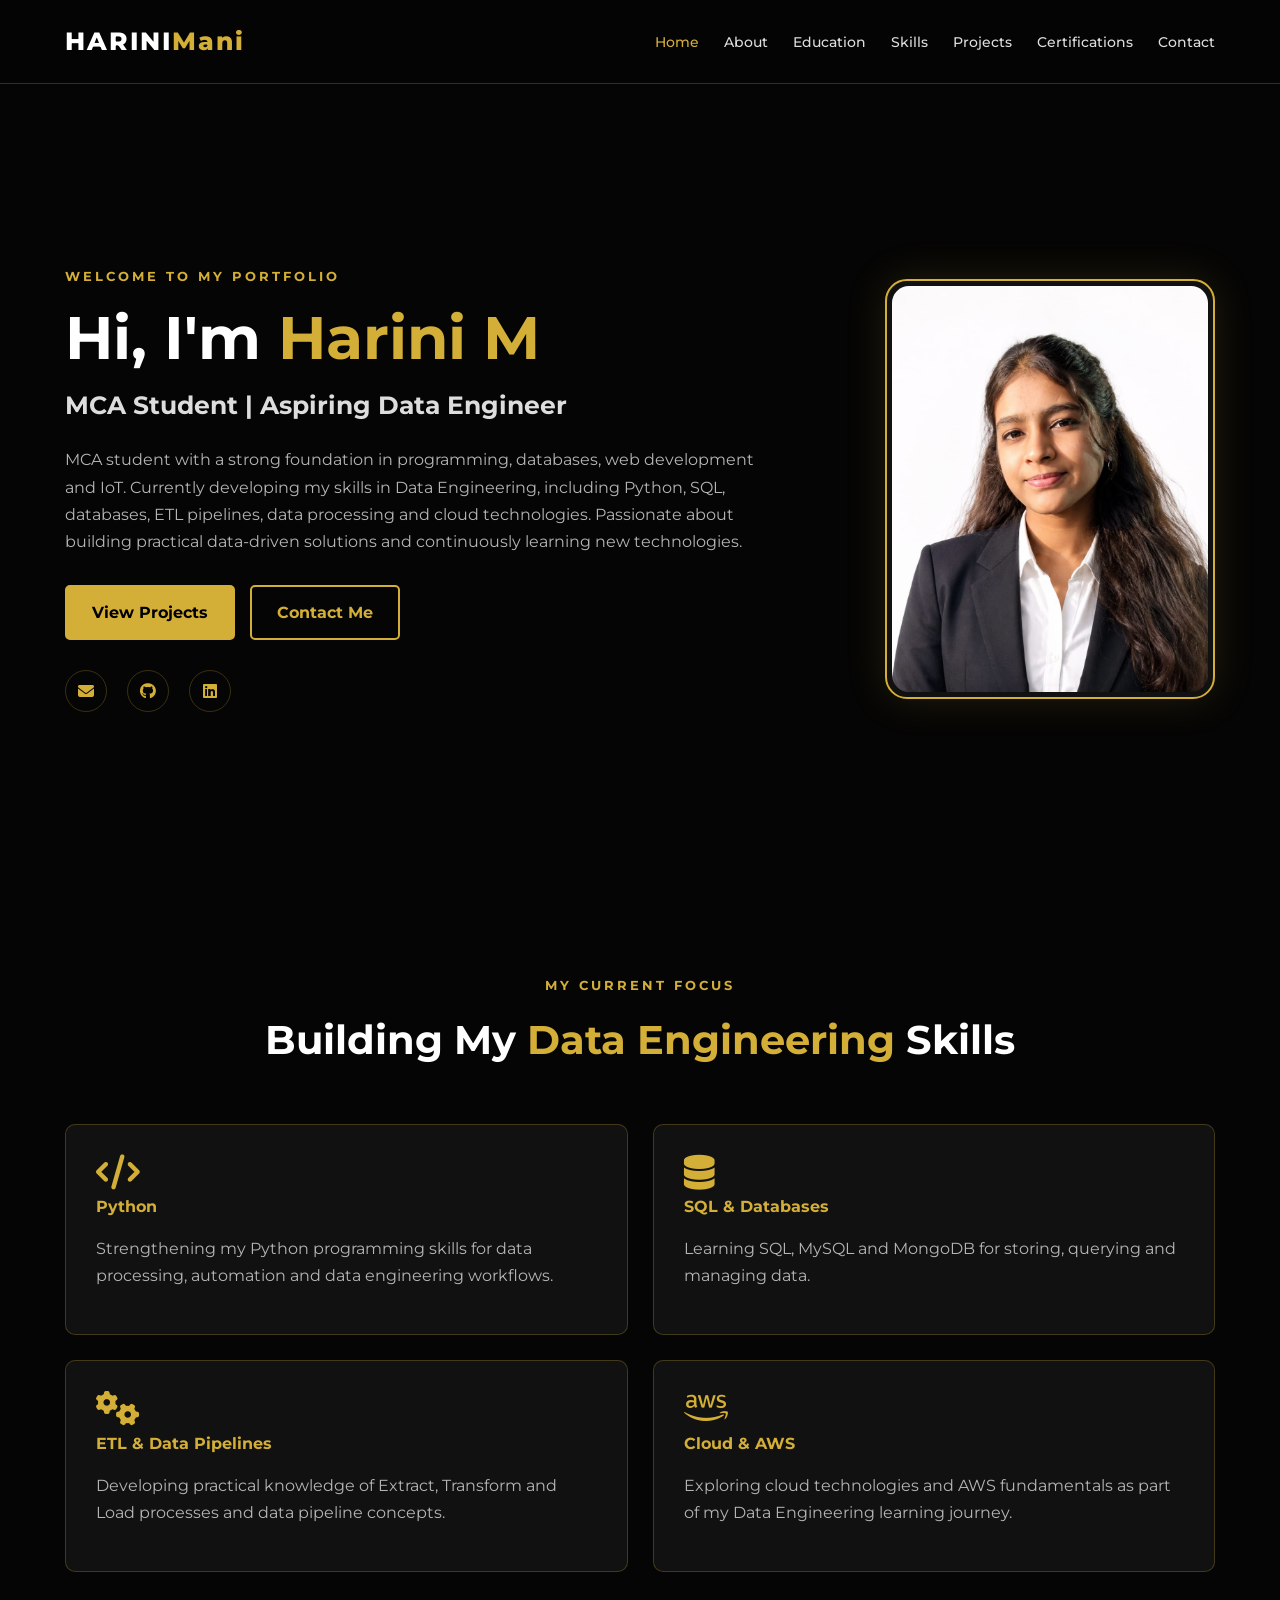
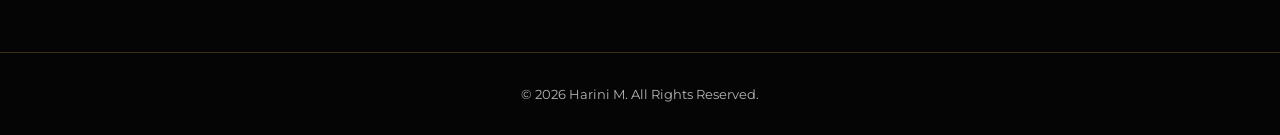
<file: index.html>
<!DOCTYPE html>
<html lang="en">
<head>
    <meta charset="UTF-8">
    <meta name="viewport" content="width=device-width, initial-scale=1.0">

    <title>Harini M | Aspiring Data Engineer</title>

    <!-- Font Awesome -->
    <link rel="stylesheet"
          href="https://cdnjs.cloudflare.com/ajax/libs/font-awesome/6.5.1/css/all.min.css">

    <!-- Google Font -->
    <link href="https://fonts.googleapis.com/css2?family=Montserrat:wght@400;500;600;700;800&display=swap"
          rel="stylesheet">

    <!-- CSS -->
    <link rel="stylesheet" href="style.css">
</head>

<body>

<!-- ================= NAVBAR ================= -->

<header>
    <nav class="navbar">

        <div class="logo">
            HARINI<span>Mani</span>
        </div>

        <ul class="nav-links" id="navLinks">

            <li>
                <a href="index.html" class="active">Home</a>
            </li>

            <li>
                <a href="about.html">About</a>
            </li>

            <li>
                <a href="education.html">Education</a>
            </li>

            <li>
                <a href="skills.html">Skills</a>
            </li>

            <li>
                <a href="projects.html">Projects</a>
            </li>

            <li>
                <a href="certifications.html">Certifications</a>
            </li>

            <li>
                <a href="contact.html">Contact</a>
            </li>

        </ul>

        <div class="menu-icon" id="menuIcon">
            <i class="fas fa-bars"></i>
        </div>

    </nav>
</header>


<!-- ================= HERO ================= -->

<section class="hero">

    <div class="hero-content">

        <p class="small-title">
            WELCOME TO MY PORTFOLIO
        </p>

        <h1>
            Hi, I'm <span>Harini M</span>
        </h1>

        <h2>
            MCA Student | Aspiring Data Engineer
        </h2>

        <p class="lead">
            MCA student with a strong foundation in programming,
            databases, web development and IoT. Currently developing
            my skills in Data Engineering, including Python, SQL,
            databases, ETL pipelines, data processing and cloud
            technologies. Passionate about building practical
            data-driven solutions and continuously learning new
            technologies.
        </p>

        <div class="hero-buttons">

            <a href="projects.html" class="btn">
                View Projects
            </a>

            <a href="contact.html" class="btn btn-outline">
                Contact Me
            </a>

        </div>

        <div class="social-links">

            <a href="mailto:mharini18122005@gmail.com">
                <i class="fas fa-envelope"></i>
            </a>

            <a href="https://github.com/mharini18122005-ux" target="_blank">
                <i class="fab fa-github"></i>
            </a>

            <a href="https://www.linkedin.com/in/harini-m-64b91b2a4/" target="_blank">
                <i class="fab fa-linkedin"></i>
            </a>

        </div>

    </div>


    <!-- PROFILE PHOTO -->

    <div class="hero-image">

        <div class="profile-photo">

            <img
                src="professional_photo1.jpeg"
                alt="Harini M - Professional Profile Photo"
            >

        </div>

    </div>

</section>


<!-- ================= CURRENT FOCUS ================= -->

<section class="section">

    <div class="section-title">

        <p>
            MY CURRENT FOCUS
        </p>

        <h2>
            Building My <span>Data Engineering</span> Skills
        </h2>

    </div>


    <div class="cards">

        <!-- Python -->

        <div class="card">

            <i class="goldicon fas fa-code"></i>

            <h3>
                Python
            </h3>

            <p>
                Strengthening my Python programming skills
                for data processing, automation and
                data engineering workflows.
            </p>

        </div>


        <!-- SQL -->

        <div class="card">

            <i class="goldicon fas fa-database"></i>

            <h3>
                SQL & Databases
            </h3>

            <p>
                Learning SQL, MySQL and MongoDB for
                storing, querying and managing data.
            </p>

        </div>


        <!-- ETL -->

        <div class="card">

            <i class="goldicon fas fa-gears"></i>

            <h3>
                ETL & Data Pipelines
            </h3>

            <p>
                Developing practical knowledge of
                Extract, Transform and Load processes
                and data pipeline concepts.
            </p>

        </div>


        <!-- AWS -->

        <div class="card">

            <i class="goldicon fab fa-aws"></i>

            <h3>
                Cloud & AWS
            </h3>

            <p>
                Exploring cloud technologies and AWS
                fundamentals as part of my Data Engineering
                learning journey.
            </p>

        </div>

    </div>

</section>


<!-- ================= FOOTER ================= -->

<footer>

    <p>
        © 2026 Harini M. All Rights Reserved.
    </p>

</footer>


<script src="script.js"></script>

</body>
</html>
</file>
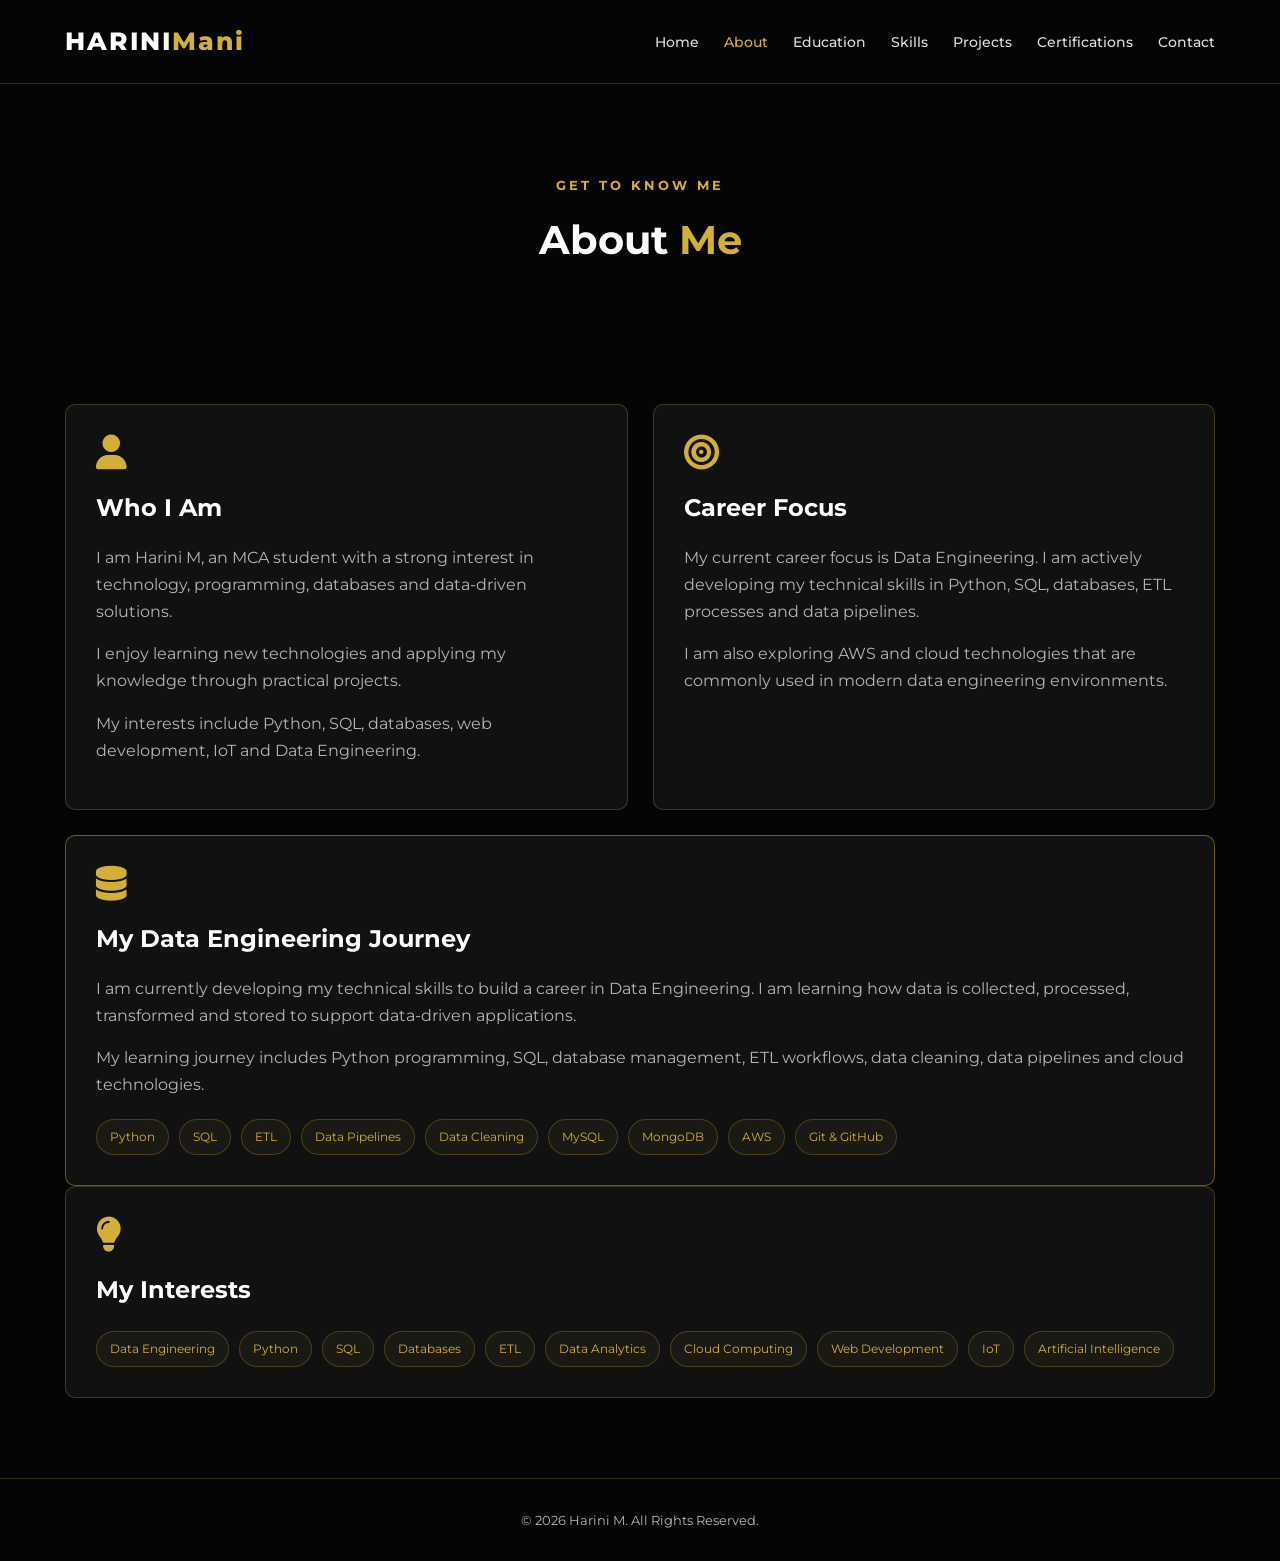
<file: about.html>
<!DOCTYPE html>
<html lang="en">

<head>

    <meta charset="UTF-8">
    <meta name="viewport" content="width=device-width, initial-scale=1.0">

    <title>About | Harini M</title>

    <link rel="stylesheet"
          href="https://cdnjs.cloudflare.com/ajax/libs/font-awesome/6.5.1/css/all.min.css">

    <link href="https://fonts.googleapis.com/css2?family=Montserrat:wght@400;500;600;700;800&display=swap"
          rel="stylesheet">

    <link rel="stylesheet" href="style.css">

</head>

<body>


<!-- ================= NAVBAR ================= -->

<header>

    <nav class="navbar">

        <div class="logo">
            HARINI<span>Mani</span>
        </div>

        <ul class="nav-links" id="navLinks">

            <li>
                <a href="index.html">Home</a>
            </li>

            <li>
                <a href="about.html" class="active">About</a>
            </li>

            <li>
                <a href="education.html">Education</a>
            </li>

            <li>
                <a href="skills.html">Skills</a>
            </li>

            <li>
                <a href="projects.html">Projects</a>
            </li>

            <li>
                <a href="certifications.html">Certifications</a>
            </li>

            <li>
                <a href="contact.html">Contact</a>
            </li>

        </ul>

        <div class="menu-icon" id="menuIcon">
            <i class="fas fa-bars"></i>
        </div>

    </nav>

</header>


<!-- ================= PAGE HEADER ================= -->

<section class="page-header">

    <p>
        GET TO KNOW ME
    </p>

    <h1>
        About <span>Me</span>
    </h1>

</section>


<!-- ================= ABOUT ================= -->

<section class="section">

    <div class="about-grid">


        <!-- WHO I AM -->

        <div class="card">

            <i class="goldicon fas fa-user"></i>

            <h2>
                Who I Am
            </h2>

            <p>
                I am Harini M, an MCA student with a strong
                interest in technology, programming, databases
                and data-driven solutions.
            </p>

            <p>
                I enjoy learning new technologies and applying
                my knowledge through practical projects.
            </p>

            <p>
                My interests include Python, SQL, databases,
                web development, IoT and Data Engineering.
            </p>

        </div>


        <!-- CAREER FOCUS -->

        <div class="card">

            <i class="goldicon fas fa-bullseye"></i>

            <h2>
                Career Focus
            </h2>

            <p>
                My current career focus is Data Engineering.
                I am actively developing my technical skills
                in Python, SQL, databases, ETL processes
                and data pipelines.
            </p>

            <p>
                I am also exploring AWS and cloud technologies
                that are commonly used in modern data
                engineering environments.
            </p>

        </div>

    </div>


    <!-- ================= DATA ENGINEERING ================= -->

    <div class="card data-focus">

        <i class="goldicon fas fa-database"></i>

        <h2>
            My Data Engineering Journey
        </h2>

        <p>
            I am currently developing my technical skills to
            build a career in Data Engineering. I am learning
            how data is collected, processed, transformed and
            stored to support data-driven applications.
        </p>

        <p>
            My learning journey includes Python programming,
            SQL, database management, ETL workflows,
            data cleaning, data pipelines and cloud
            technologies.
        </p>

        <div class="tags">

            <span>Python</span>
            <span>SQL</span>
            <span>ETL</span>
            <span>Data Pipelines</span>
            <span>Data Cleaning</span>
            <span>MySQL</span>
            <span>MongoDB</span>
            <span>AWS</span>
            <span>Git & GitHub</span>

        </div>

    </div>


    <!-- ================= INTERESTS ================= -->

    <div class="card">

        <i class="goldicon fas fa-lightbulb"></i>

        <h2>
            My Interests
        </h2>

        <div class="tags">

            <span>Data Engineering</span>
            <span>Python</span>
            <span>SQL</span>
            <span>Databases</span>
            <span>ETL</span>
            <span>Data Analytics</span>
            <span>Cloud Computing</span>
            <span>Web Development</span>
            <span>IoT</span>
            <span>Artificial Intelligence</span>

        </div>

    </div>

</section>


<footer>

    <p>
        © 2026 Harini M. All Rights Reserved.
    </p>

</footer>


<script src="script.js"></script>

</body>
</html>
</file>
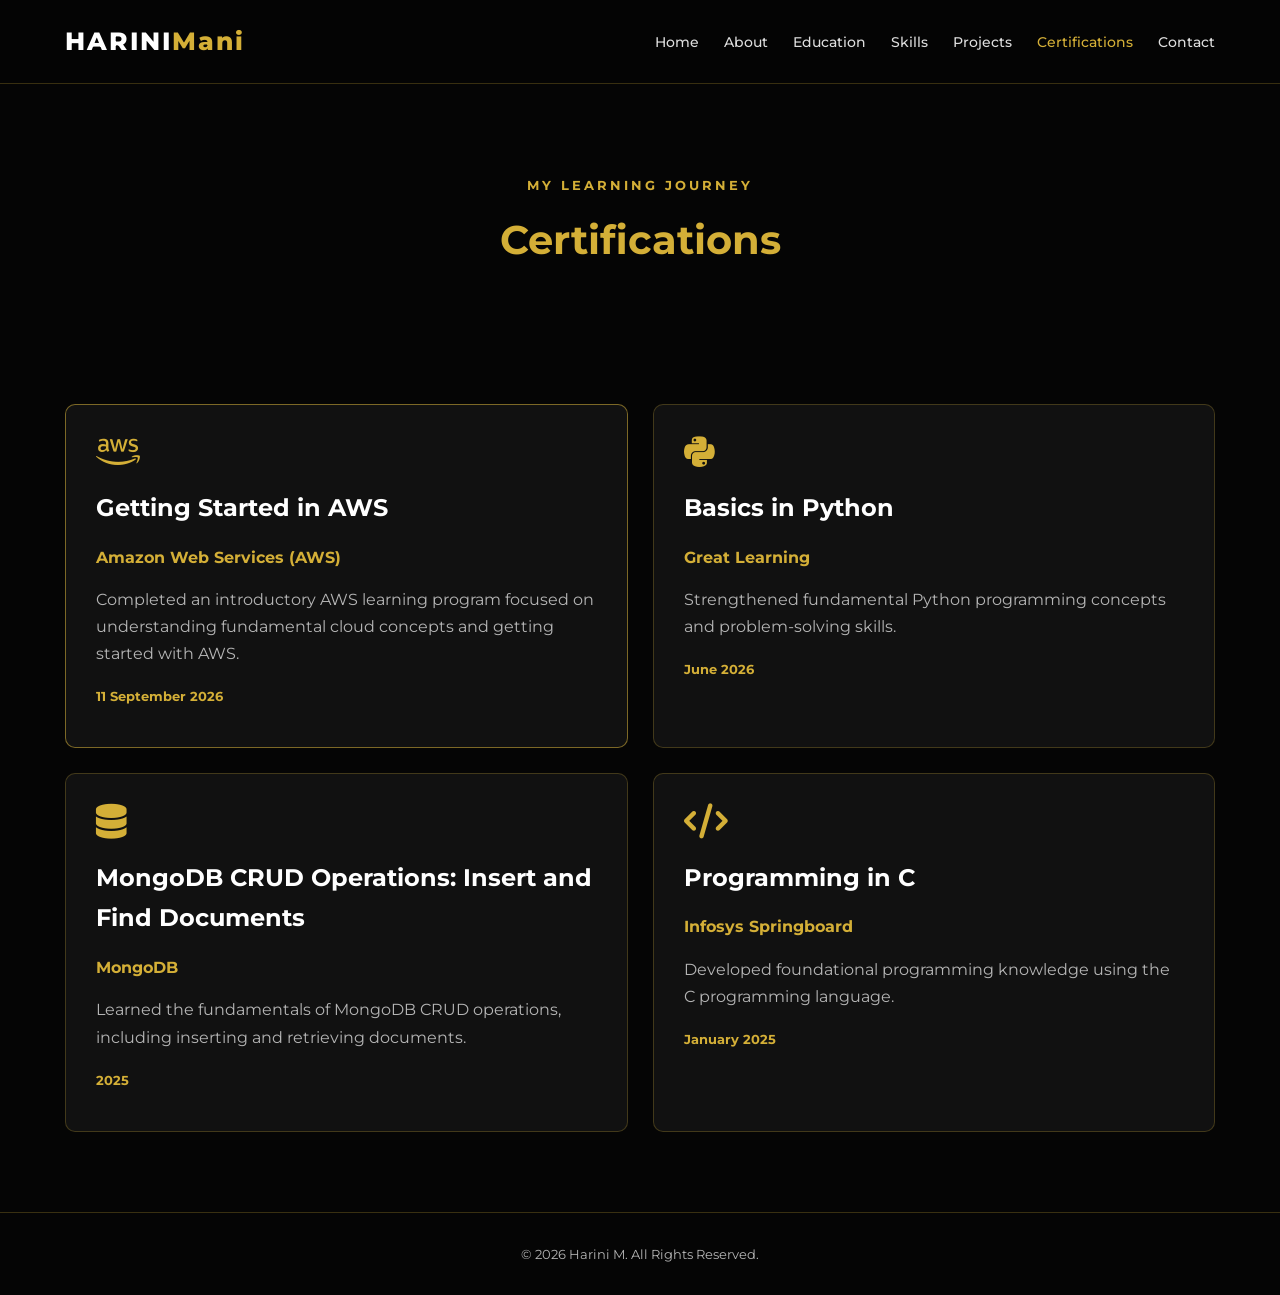
<file: certifications.html>
<!DOCTYPE html>
<html lang="en">

<head>

    <meta charset="UTF-8">
    <meta name="viewport" content="width=device-width, initial-scale=1.0">

    <title>Certifications | Harini M</title>

    <link rel="stylesheet"
          href="https://cdnjs.cloudflare.com/ajax/libs/font-awesome/6.5.1/css/all.min.css">

    <link href="https://fonts.googleapis.com/css2?family=Montserrat:wght@400;500;600;700;800&display=swap"
          rel="stylesheet">

    <link rel="stylesheet" href="style.css">

</head>

<body>


<header>

    <nav class="navbar">

        <div class="logo">
            HARINI<span>Mani</span>
        </div>

        <ul class="nav-links" id="navLinks">

            <li><a href="index.html">Home</a></li>

            <li><a href="about.html">About</a></li>

            <li><a href="education.html">Education</a></li>

            <li><a href="skills.html">Skills</a></li>

            <li><a href="projects.html">Projects</a></li>

            <li>
                <a href="certifications.html" class="active">
                    Certifications
                </a>
            </li>

            <li><a href="contact.html">Contact</a></li>

        </ul>

        <div class="menu-icon" id="menuIcon">
            <i class="fas fa-bars"></i>
        </div>

    </nav>

</header>


<section class="page-header">

    <p>
        MY LEARNING JOURNEY
    </p>

    <h1>
        <span>Certifications</span>
    </h1>

</section>


<section class="section">

    <div class="cards">


        <!-- AWS -->

        <div class="card certificate-card featured-certificate">

            <i class="goldicon fab fa-aws"></i>

            <h2>
                Getting Started in AWS
            </h2>

            <h3>
                Amazon Web Services (AWS)
            </h3>

            <p>
                Completed an introductory AWS learning program
                focused on understanding fundamental cloud
                concepts and getting started with AWS.
            </p>

            <span class="date">
                11 September 2026
            </span>

        </div>


        <!-- PYTHON -->

        <div class="card certificate-card">

            <i class="goldicon fab fa-python"></i>

            <h2>
                Basics in Python
            </h2>

            <h3>
                Great Learning
            </h3>

            <p>
                Strengthened fundamental Python programming
                concepts and problem-solving skills.
            </p>

            <span class="date">
                June 2026
            </span>

        </div>


        <!-- MONGODB -->

        <div class="card certificate-card">

            <i class="goldicon fas fa-database"></i>

            <h2>
                MongoDB CRUD Operations:
                Insert and Find Documents
            </h2>

            <h3>
                MongoDB
            </h3>

            <p>
                Learned the fundamentals of MongoDB CRUD
                operations, including inserting and retrieving
                documents.
            </p>

            <span class="date">
                2025
            </span>

        </div>


        <!-- C -->

        <div class="card certificate-card">

            <i class="goldicon fas fa-code"></i>

            <h2>
                Programming in C
            </h2>

            <h3>
                Infosys Springboard
            </h3>

            <p>
                Developed foundational programming knowledge
                using the C programming language.
            </p>

            <span class="date">
                January 2025
            </span>

        </div>


    </div>

</section>


<footer>

    <p>
        © 2026 Harini M. All Rights Reserved.
    </p>

</footer>


<script src="script.js"></script>

</body>
</html>
</file>
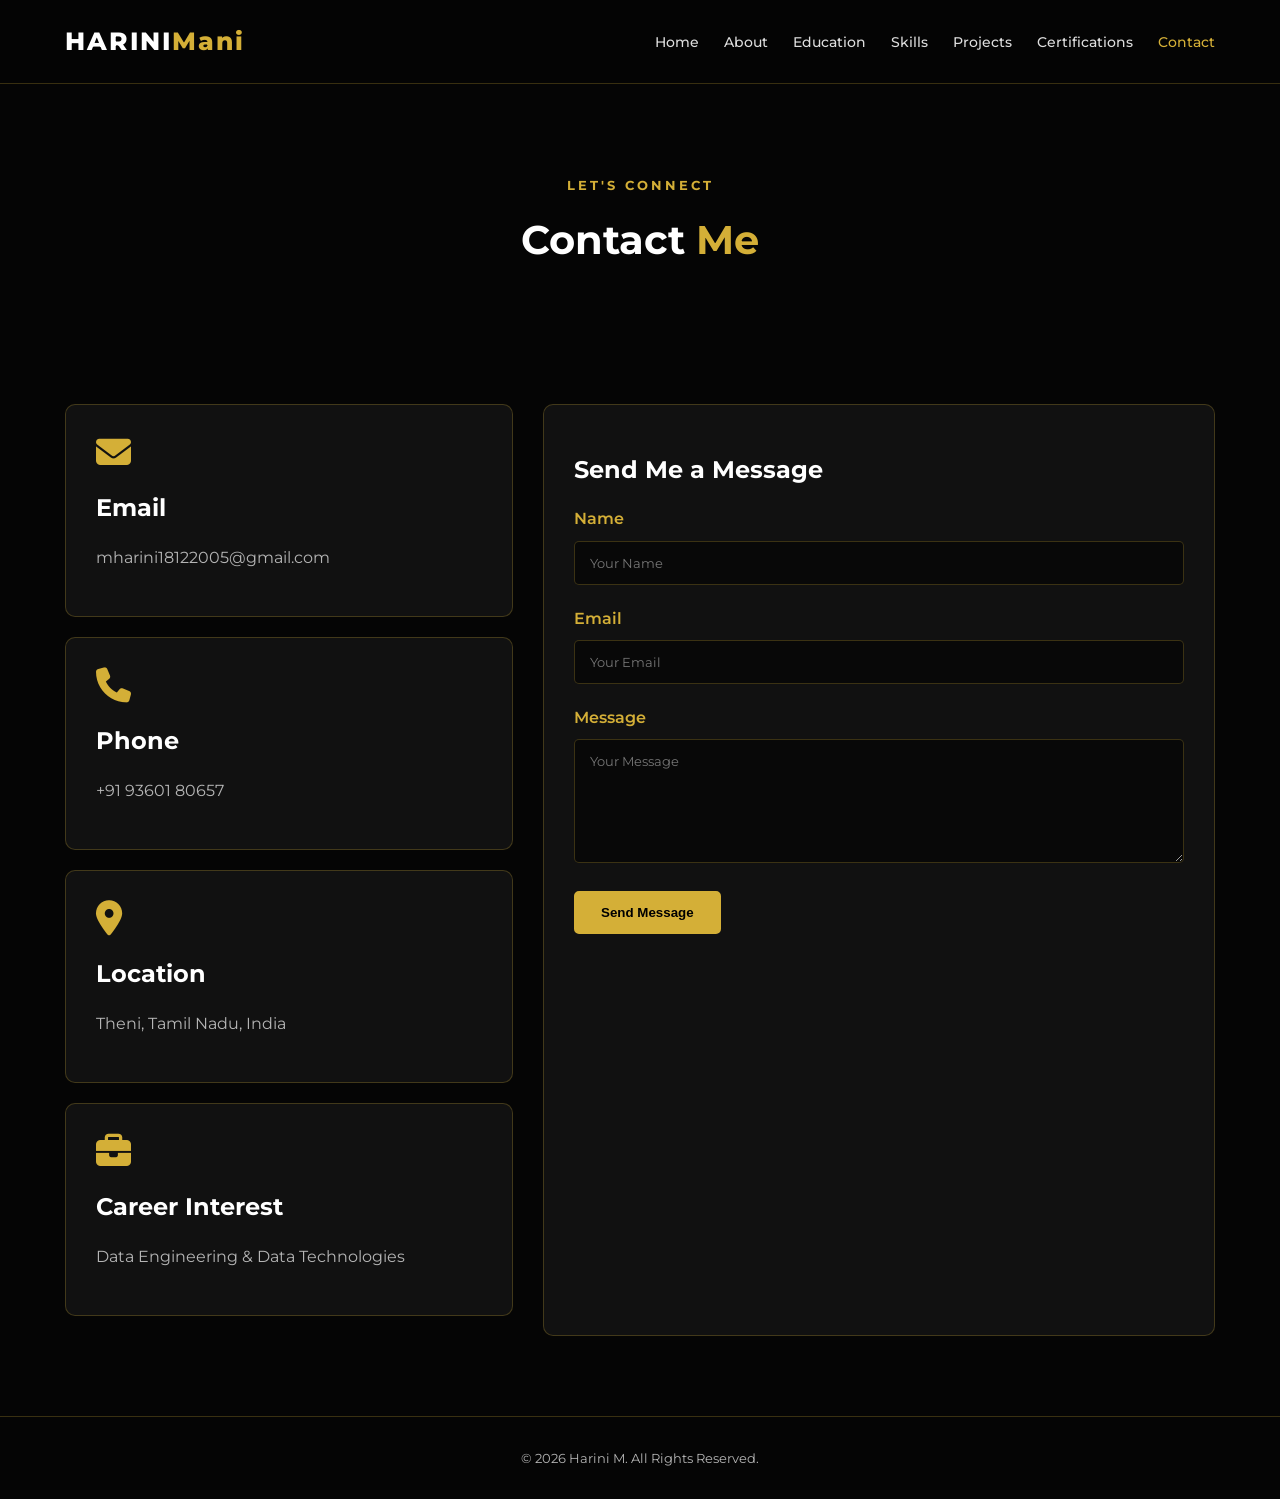
<file: contact.html>
<!DOCTYPE html>
<html lang="en">

<head>

    <meta charset="UTF-8">
    <meta name="viewport" content="width=device-width, initial-scale=1.0">

    <title>Contact | Harini M</title>

    <link rel="stylesheet"
          href="https://cdnjs.cloudflare.com/ajax/libs/font-awesome/6.5.1/css/all.min.css">

    <link href="https://fonts.googleapis.com/css2?family=Montserrat:wght@400;500;600;700;800&display=swap"
          rel="stylesheet">

    <link rel="stylesheet" href="style.css">

</head>

<body>


<header>

    <nav class="navbar">

        <div class="logo">
            HARINI<span>Mani</span>
        </div>

        <ul class="nav-links" id="navLinks">

            <li><a href="index.html">Home</a></li>

            <li><a href="about.html">About</a></li>

            <li><a href="education.html">Education</a></li>

            <li><a href="skills.html">Skills</a></li>

            <li><a href="projects.html">Projects</a></li>

            <li><a href="certifications.html">Certifications</a></li>

            <li>
                <a href="contact.html" class="active">
                    Contact
                </a>
            </li>

        </ul>

        <div class="menu-icon" id="menuIcon">
            <i class="fas fa-bars"></i>
        </div>

    </nav>

</header>


<section class="page-header">

    <p>
        LET'S CONNECT
    </p>

    <h1>
        Contact <span>Me</span>
    </h1>

</section>


<section class="section">

    <div class="contact-grid">


        <!-- CONTACT DETAILS -->

        <div>

            <div class="card contact-card">

                <i class="goldicon fas fa-envelope"></i>

                <h2>
                    Email
                </h2>

                <p>
                    mharini18122005@gmail.com
                </p>

            </div>


            <div class="card contact-card">

                <i class="goldicon fas fa-phone"></i>

                <h2>
                    Phone
                </h2>

                <p>
                    +91 93601 80657
                </p>

            </div>


            <div class="card contact-card">

                <i class="goldicon fas fa-location-dot"></i>

                <h2>
                    Location
                </h2>

                <p>
                    Theni, Tamil Nadu, India
                </p>

            </div>


            <div class="card contact-card">

                <i class="goldicon fas fa-briefcase"></i>

                <h2>
                    Career Interest
                </h2>

                <p>
                    Data Engineering & Data Technologies
                </p>

            </div>

        </div>


        <!-- CONTACT FORM -->

        <div class="card">

            <h2>
                Send Me a Message
            </h2>

            <form id="contactForm">

                <div class="form-group">

                    <label>
                        Name
                    </label>

                    <input
                        type="text"
                        placeholder="Your Name"
                        required
                    >

                </div>


                <div class="form-group">

                    <label>
                        Email
                    </label>

                    <input
                        type="email"
                        placeholder="Your Email"
                        required
                    >

                </div>


                <div class="form-group">

                    <label>
                        Message
                    </label>

                    <textarea
                        rows="6"
                        placeholder="Your Message"
                        required
                    ></textarea>

                </div>


                <button
                    type="submit"
                    class="btn"
                >
                    Send Message
                </button>

            </form>

        </div>

    </div>

</section>


<footer>

    <p>
        © 2026 Harini M. All Rights Reserved.
    </p>

</footer>


<script src="script.js"></script>

</body>
</html>
</file>
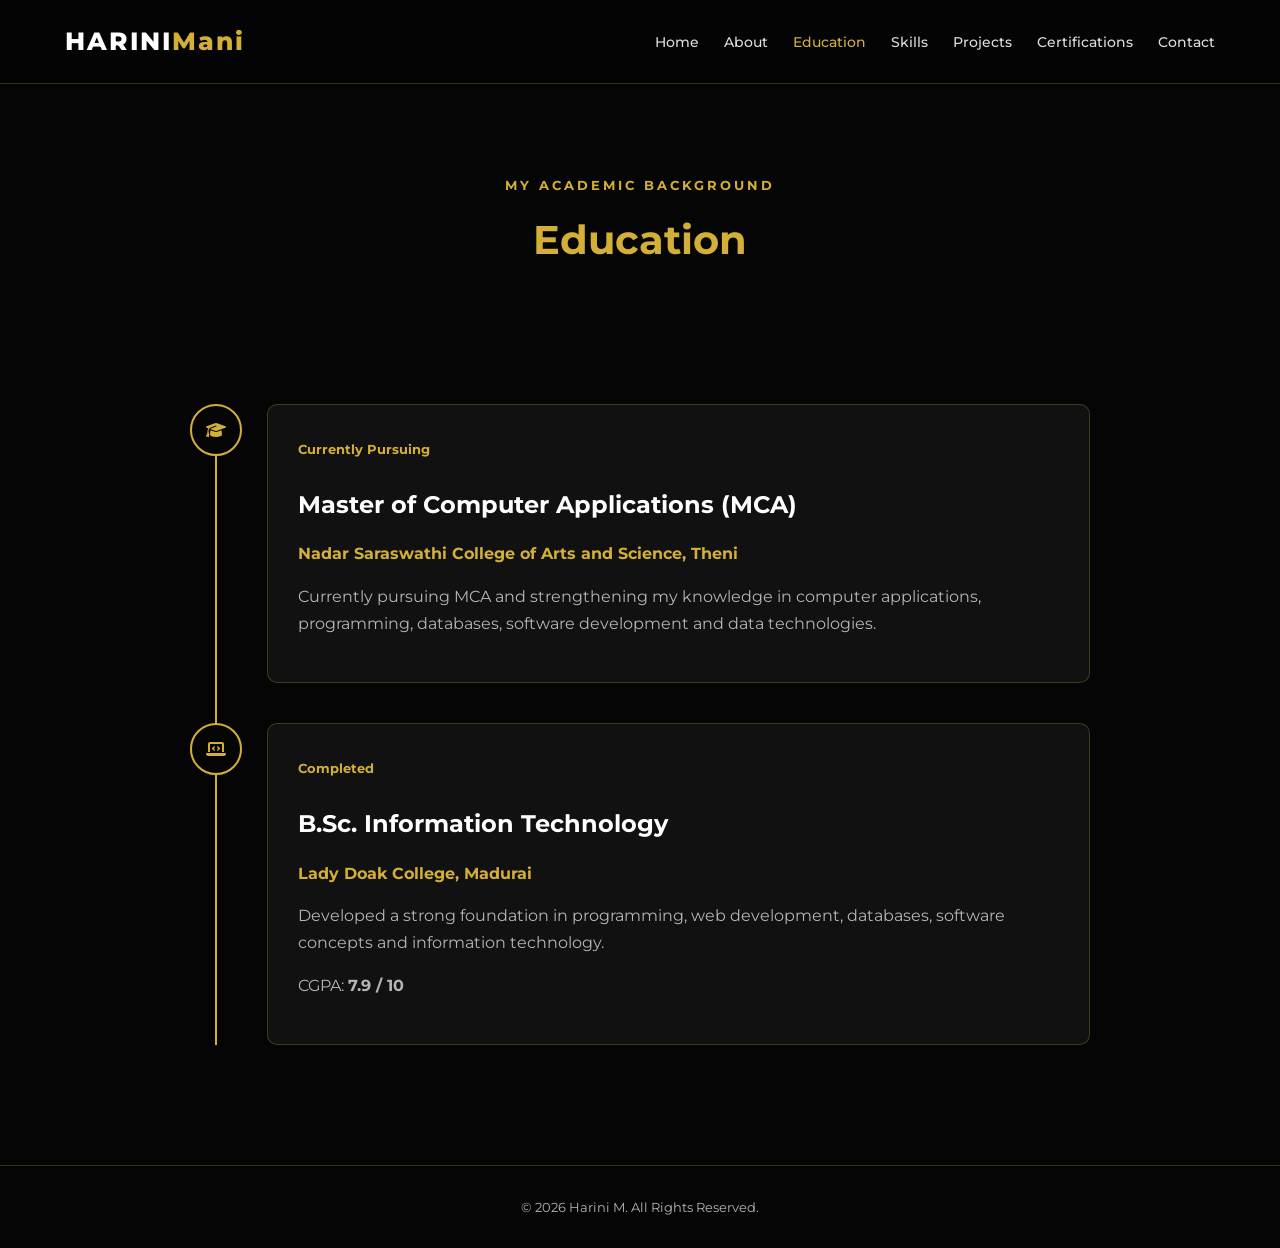
<file: education.html>
<!DOCTYPE html>
<html lang="en">

<head>

    <meta charset="UTF-8">
    <meta name="viewport" content="width=device-width, initial-scale=1.0">

    <title>Education | Harini M</title>

    <link rel="stylesheet"
          href="https://cdnjs.cloudflare.com/ajax/libs/font-awesome/6.5.1/css/all.min.css">

    <link href="https://fonts.googleapis.com/css2?family=Montserrat:wght@400;500;600;700;800&display=swap"
          rel="stylesheet">

    <link rel="stylesheet" href="style.css">

</head>

<body>


<header>

    <nav class="navbar">

        <div class="logo">
            HARINI<span>Mani</span>
        </div>

        <ul class="nav-links" id="navLinks">

            <li><a href="index.html">Home</a></li>

            <li><a href="about.html">About</a></li>

            <li>
                <a href="education.html" class="active">
                    Education
                </a>
            </li>

            <li><a href="skills.html">Skills</a></li>

            <li><a href="projects.html">Projects</a></li>

            <li><a href="certifications.html">Certifications</a></li>

            <li><a href="contact.html">Contact</a></li>

        </ul>

        <div class="menu-icon" id="menuIcon">
            <i class="fas fa-bars"></i>
        </div>

    </nav>

</header>


<section class="page-header">

    <p>
        MY ACADEMIC BACKGROUND
    </p>

    <h1>
        <span>Education</span>
    </h1>

</section>


<section class="section">

    <div class="timeline">


        <!-- MCA -->

        <div class="timeline-item">

            <div class="timeline-icon">

                <i class="fas fa-graduation-cap"></i>

            </div>

            <div class="card">

                <span class="date">
                    Currently Pursuing
                </span>

                <h2>
                    Master of Computer Applications (MCA)
                </h2>

                <h3>
                    Nadar Saraswathi College of Arts and Science, Theni
                </h3>

                <p>
                    Currently pursuing MCA and strengthening
                    my knowledge in computer applications,
                    programming, databases, software development
                    and data technologies.
                </p>

            </div>

        </div>


        <!-- BSC -->

        <div class="timeline-item">

            <div class="timeline-icon">

                <i class="fas fa-laptop-code"></i>

            </div>

            <div class="card">

                <span class="date">
                    Completed
                </span>

                <h2>
                    B.Sc. Information Technology
                </h2>

                <h3>
                    Lady Doak College, Madurai
                </h3>

                <p>
                    Developed a strong foundation in programming,
                    web development, databases, software concepts
                    and information technology.
                </p>

                <p>
                    CGPA:
                    <strong>7.9 / 10</strong>
                </p>

            </div>

        </div>


    </div>

</section>


<footer>

    <p>
        © 2026 Harini M. All Rights Reserved.
    </p>

</footer>


<script src="script.js"></script>

</body>
</html>
</file>
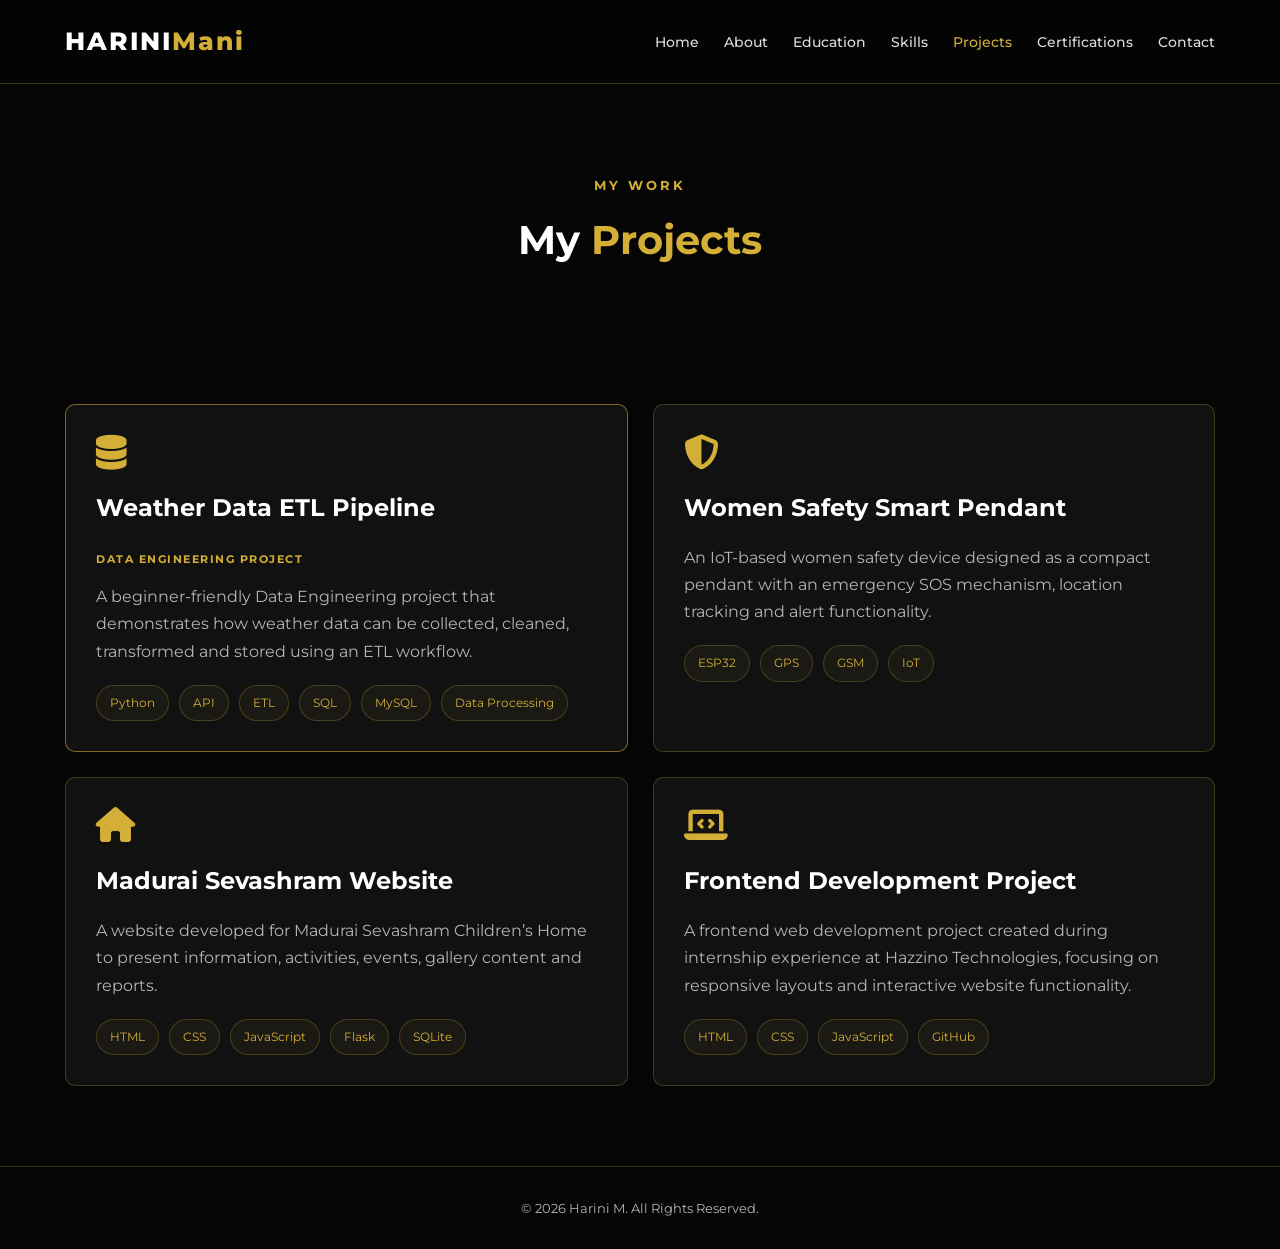
<file: projects.html>
<!DOCTYPE html>
<html lang="en">

<head>

    <meta charset="UTF-8">
    <meta name="viewport" content="width=device-width, initial-scale=1.0">

    <title>Projects | Harini M</title>

    <link rel="stylesheet"
          href="https://cdnjs.cloudflare.com/ajax/libs/font-awesome/6.5.1/css/all.min.css">

    <link href="https://fonts.googleapis.com/css2?family=Montserrat:wght@400;500;600;700;800&display=swap"
          rel="stylesheet">

    <link rel="stylesheet" href="style.css">

</head>

<body>


<header>

    <nav class="navbar">

        <div class="logo">
            HARINI<span>Mani</span>
        </div>

        <ul class="nav-links" id="navLinks">

            <li><a href="index.html">Home</a></li>

            <li><a href="about.html">About</a></li>

            <li><a href="education.html">Education</a></li>

            <li><a href="skills.html">Skills</a></li>

            <li>
                <a href="projects.html" class="active">
                    Projects
                </a>
            </li>

            <li><a href="certifications.html">Certifications</a></li>

            <li><a href="contact.html">Contact</a></li>

        </ul>

        <div class="menu-icon" id="menuIcon">
            <i class="fas fa-bars"></i>
        </div>

    </nav>

</header>


<section class="page-header">

    <p>
        MY WORK
    </p>

    <h1>
        My <span>Projects</span>
    </h1>

</section>


<section class="section">

    <div class="cards">


        <!-- DATA ENGINEERING PROJECT -->

        <div class="card project-card featured-project">

            <i class="goldicon fas fa-database"></i>

            <h2>
                Weather Data ETL Pipeline
            </h2>

            <span class="project-label">
                DATA ENGINEERING PROJECT
            </span>

            <p>
                A beginner-friendly Data Engineering project
                that demonstrates how weather data can be
                collected, cleaned, transformed and stored
                using an ETL workflow.
            </p>

            <div class="tags">

                <span>Python</span>
                <span>API</span>
                <span>ETL</span>
                <span>SQL</span>
                <span>MySQL</span>
                <span>Data Processing</span>

            </div>

        </div>


        <!-- WOMEN SAFETY -->

        <div class="card project-card">

            <i class="goldicon fas fa-shield-halved"></i>

            <h2>
                Women Safety Smart Pendant
            </h2>

            <p>
                An IoT-based women safety device designed
                as a compact pendant with an emergency SOS
                mechanism, location tracking and alert
                functionality.
            </p>

            <div class="tags">

                <span>ESP32</span>
                <span>GPS</span>
                <span>GSM</span>
                <span>IoT</span>

            </div>

        </div>


        <!-- SEVASHRAM -->

        <div class="card project-card">

            <i class="goldicon fas fa-house"></i>

            <h2>
                Madurai Sevashram Website
            </h2>

            <p>
                A website developed for Madurai Sevashram
                Children’s Home to present information,
                activities, events, gallery content and reports.
            </p>

            <div class="tags">

                <span>HTML</span>
                <span>CSS</span>
                <span>JavaScript</span>
                <span>Flask</span>
                <span>SQLite</span>

            </div>

        </div>


        <!-- HAZZINO -->

        <div class="card project-card">

            <i class="goldicon fas fa-laptop-code"></i>

            <h2>
                Frontend Development Project
            </h2>

            <p>
                A frontend web development project created
                during internship experience at Hazzino
                Technologies, focusing on responsive layouts
                and interactive website functionality.
            </p>

            <div class="tags">

                <span>HTML</span>
                <span>CSS</span>
                <span>JavaScript</span>
                <span>GitHub</span>

            </div>

        </div>


    </div>

</section>


<footer>

    <p>
        © 2026 Harini M. All Rights Reserved.
    </p>

</footer>


<script src="script.js"></script>

</body>
</html>
</file>
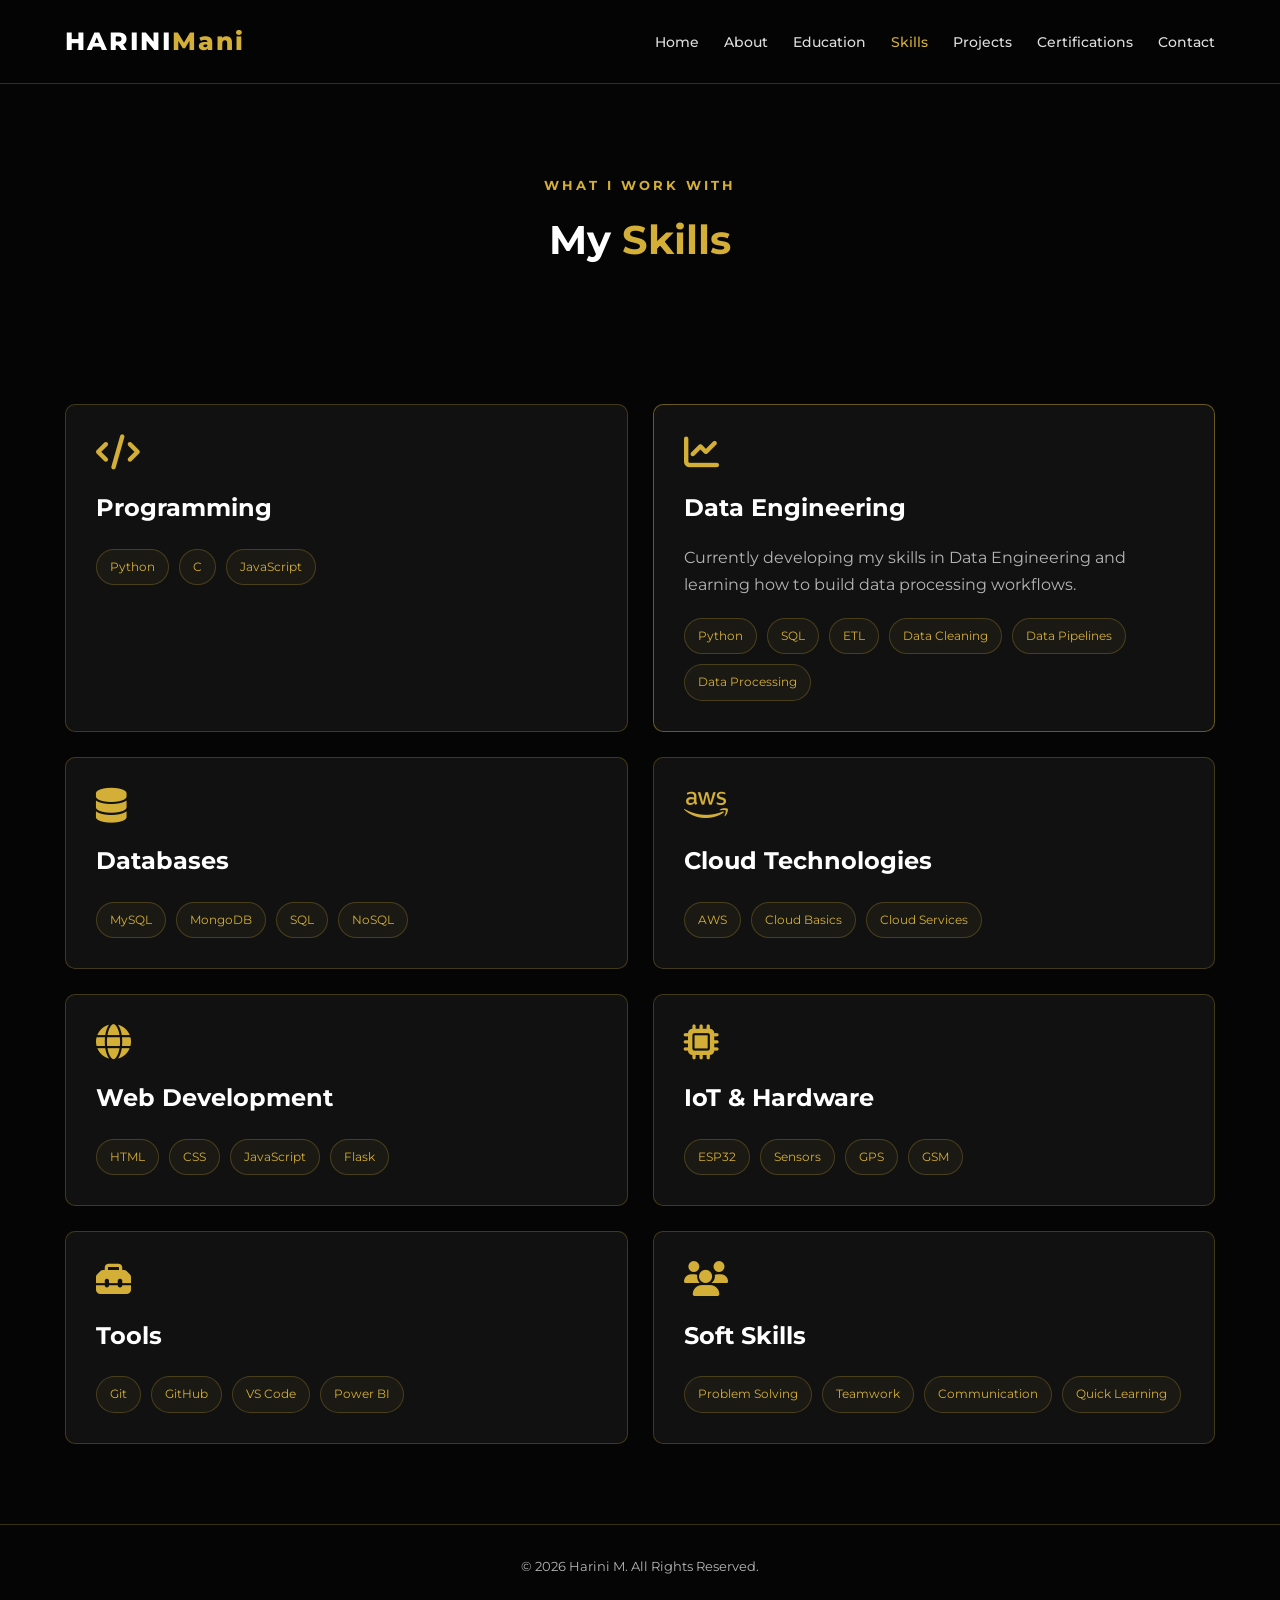
<file: skills.html>
<!DOCTYPE html>
<html lang="en">

<head>

    <meta charset="UTF-8">
    <meta name="viewport" content="width=device-width, initial-scale=1.0">

    <title>Skills | Harini M</title>

    <link rel="stylesheet"
          href="https://cdnjs.cloudflare.com/ajax/libs/font-awesome/6.5.1/css/all.min.css">

    <link href="https://fonts.googleapis.com/css2?family=Montserrat:wght@400;500;600;700;800&display=swap"
          rel="stylesheet">

    <link rel="stylesheet" href="style.css">

</head>

<body>


<header>

    <nav class="navbar">

        <div class="logo">
            HARINI<span>Mani</span>
        </div>

        <ul class="nav-links" id="navLinks">

            <li><a href="index.html">Home</a></li>

            <li><a href="about.html">About</a></li>

            <li><a href="education.html">Education</a></li>

            <li>
                <a href="skills.html" class="active">
                    Skills
                </a>
            </li>

            <li><a href="projects.html">Projects</a></li>

            <li><a href="certifications.html">Certifications</a></li>

            <li><a href="contact.html">Contact</a></li>

        </ul>

        <div class="menu-icon" id="menuIcon">
            <i class="fas fa-bars"></i>
        </div>

    </nav>

</header>


<section class="page-header">

    <p>
        WHAT I WORK WITH
    </p>

    <h1>
        My <span>Skills</span>
    </h1>

</section>


<section class="section">

    <div class="cards">


        <!-- PROGRAMMING -->

        <div class="card">

            <i class="goldicon fas fa-code"></i>

            <h2>
                Programming
            </h2>

            <div class="tags">

                <span>Python</span>
                <span>C</span>
                <span>JavaScript</span>

            </div>

        </div>


        <!-- DATA ENGINEERING -->

        <div class="card data-skill">

            <i class="goldicon fas fa-chart-line"></i>

            <h2>
                Data Engineering
            </h2>

            <p>
                Currently developing my skills in Data Engineering
                and learning how to build data processing workflows.
            </p>

            <div class="tags">

                <span>Python</span>
                <span>SQL</span>
                <span>ETL</span>
                <span>Data Cleaning</span>
                <span>Data Pipelines</span>
                <span>Data Processing</span>

            </div>

        </div>


        <!-- DATABASE -->

        <div class="card">

            <i class="goldicon fas fa-database"></i>

            <h2>
                Databases
            </h2>

            <div class="tags">

                <span>MySQL</span>
                <span>MongoDB</span>
                <span>SQL</span>
                <span>NoSQL</span>

            </div>

        </div>


        <!-- CLOUD -->

        <div class="card">

            <i class="goldicon fab fa-aws"></i>

            <h2>
                Cloud Technologies
            </h2>

            <div class="tags">

                <span>AWS</span>
                <span>Cloud Basics</span>
                <span>Cloud Services</span>

            </div>

        </div>


        <!-- WEB -->

        <div class="card">

            <i class="goldicon fas fa-globe"></i>

            <h2>
                Web Development
            </h2>

            <div class="tags">

                <span>HTML</span>
                <span>CSS</span>
                <span>JavaScript</span>
                <span>Flask</span>

            </div>

        </div>


        <!-- IOT -->

        <div class="card">

            <i class="goldicon fas fa-microchip"></i>

            <h2>
                IoT & Hardware
            </h2>

            <div class="tags">

                <span>ESP32</span>
                <span>Sensors</span>
                <span>GPS</span>
                <span>GSM</span>

            </div>

        </div>


        <!-- TOOLS -->

        <div class="card">

            <i class="goldicon fas fa-toolbox"></i>

            <h2>
                Tools
            </h2>

            <div class="tags">

                <span>Git</span>
                <span>GitHub</span>
                <span>VS Code</span>
                <span>Power BI</span>

            </div>

        </div>


        <!-- SOFT SKILLS -->

        <div class="card">

            <i class="goldicon fas fa-users"></i>

            <h2>
                Soft Skills
            </h2>

            <div class="tags">

                <span>Problem Solving</span>
                <span>Teamwork</span>
                <span>Communication</span>
                <span>Quick Learning</span>

            </div>

        </div>


    </div>

</section>


<footer>

    <p>
        © 2026 Harini M. All Rights Reserved.
    </p>

</footer>


<script src="script.js"></script>

</body>
</html>
</file>
<file: style.css>
/* =========================================
   RESET
========================================= */

* {
    margin: 0;
    padding: 0;
    box-sizing: border-box;
}

html {
    scroll-behavior: smooth;
}

body {
    font-family: 'Montserrat', sans-serif;
    background: #050505;
    color: #ffffff;
    line-height: 1.7;
}

a {
    text-decoration: none;
    color: inherit;
}

ul {
    list-style: none;
}


/* =========================================
   VARIABLES
========================================= */

:root {

    --black: #050505;
    --dark: #0b0b0b;
    --card: #111111;

    --gold: #d4af37;
    --light-gold: #f1d77a;

    --white: #ffffff;
    --gray: #b5b5b5;

    --border: rgba(212, 175, 55, 0.25);
}


/* =========================================
   NAVBAR
========================================= */

header {

    width: 100%;

    position: sticky;
    top: 0;

    z-index: 1000;

    background: rgba(5, 5, 5, 0.97);

    border-bottom:
        1px solid var(--border);
}

.navbar {

    max-width: 1200px;

    margin: auto;

    display: flex;

    align-items: center;

    justify-content: space-between;

    padding: 20px 25px;
}

.logo {

    font-size: 25px;

    font-weight: 800;

    letter-spacing: 2px;
}

.logo span {
    color: var(--gold);
}

.nav-links {

    display: flex;

    gap: 25px;
}

.nav-links a {

    color: #dddddd;

    font-size: 14px;

    font-weight: 500;

    transition: 0.3s;
}

.nav-links a:hover,
.nav-links a.active {

    color: var(--gold);
}

.menu-icon {

    display: none;

    font-size: 25px;

    color: var(--gold);

    cursor: pointer;
}


/* =========================================
   HERO
========================================= */

.hero {

    max-width: 1200px;

    min-height: 90vh;

    margin: auto;

    display: flex;

    align-items: center;

    justify-content: space-between;

    gap: 60px;

    padding: 80px 25px;
}

.hero-content {

    max-width: 700px;

    flex: 1;
}

.small-title {

    color: var(--gold);

    font-size: 13px;

    font-weight: 700;

    letter-spacing: 3px;

    margin-bottom: 15px;
}

.hero h1 {

    font-size: 60px;

    line-height: 1.2;

    margin-bottom: 10px;
}

.hero h1 span {
    color: var(--gold);
}

.hero h2 {

    font-size: 25px;

    color: #dddddd;

    margin-bottom: 20px;
}

.lead {

    color: var(--gray);

    max-width: 700px;

    font-size: 16px;
}


/* =========================================
   HERO BUTTONS
========================================= */

.hero-buttons {

    display: flex;

    gap: 15px;

    margin-top: 30px;
}

.btn {

    display: inline-block;

    background: var(--gold);

    color: #000000;

    padding: 12px 25px;

    border-radius: 5px;

    font-weight: 700;

    border: 2px solid var(--gold);

    transition: 0.3s;

    cursor: pointer;
}

.btn:hover {

    background: transparent;

    color: var(--gold);
}

.btn-outline {

    background: transparent;

    color: var(--gold);
}

.btn-outline:hover {

    background: var(--gold);

    color: #000000;
}


/* =========================================
   SOCIAL LINKS
========================================= */

.social-links {

    display: flex;

    gap: 20px;

    margin-top: 30px;
}

.social-links a {

    width: 42px;

    height: 42px;

    display: flex;

    align-items: center;

    justify-content: center;

    border: 1px solid var(--border);

    border-radius: 50%;

    color: var(--gold);

    transition: 0.3s;
}

.social-links a:hover {

    background: var(--gold);

    color: #000000;

    transform: translateY(-3px);
}


/* =========================================
   PROFILE PHOTO
========================================= */

.hero-image {

    display: flex;

    align-items: center;

    justify-content: center;

    flex-shrink: 0;
}

.profile-photo {

    width: 330px;

    height: 420px;

    padding: 5px;

    border-radius: 22px;

    border: 2px solid var(--gold);

    background: #111111;

    overflow: hidden;

    box-shadow:
        0 0 40px rgba(212, 175, 55, 0.15);

    transition: 0.4s;
}

.profile-photo:hover {

    transform: translateY(-8px);

    box-shadow:
        0 15px 45px rgba(212, 175, 55, 0.20);
}

.profile-photo img {

    width: 100%;

    height: 100%;

    object-fit: cover;

    object-position: center top;

    display: block;

    border-radius: 17px;
}


/* =========================================
   SECTION
========================================= */

.section {

    max-width: 1200px;

    margin: auto;

    padding: 80px 25px;
}

.section-title {

    text-align: center;

    margin-bottom: 50px;
}

.section-title p,
.page-header p {

    color: var(--gold);

    font-size: 13px;

    font-weight: 700;

    letter-spacing: 3px;

    margin-bottom: 10px;
}

.section-title h2,
.page-header h1 {

    font-size: 40px;
}

.section-title span,
.page-header span {

    color: var(--gold);
}


/* =========================================
   PAGE HEADER
========================================= */

.page-header {

    text-align: center;

    padding: 90px 20px 50px;
}


/* =========================================
   CARDS
========================================= */

.cards {

    display: grid;

    grid-template-columns:
        repeat(2, 1fr);

    gap: 25px;
}

.card {

    background: var(--card);

    border: 1px solid var(--border);

    padding: 30px;

    border-radius: 10px;

    transition: 0.3s;
}

.card:hover {

    transform: translateY(-5px);

    border-color: var(--gold);

    box-shadow:
        0 10px 30px rgba(212, 175, 55, 0.08);
}

.card h2 {

    margin: 15px 0;
}

.card h3 {

    color: var(--gold);

    font-size: 16px;

    margin-bottom: 15px;
}

.card p {

    color: var(--gray);

    margin-bottom: 15px;
}


/* =========================================
   ICONS
========================================= */

.goldicon {

    font-size: 35px;

    color: var(--gold);
}


/* =========================================
   TAGS
========================================= */

.tags {

    display: flex;

    flex-wrap: wrap;

    gap: 10px;

    margin-top: 20px;
}

.tags span {

    padding: 7px 13px;

    border: 1px solid var(--border);

    border-radius: 20px;

    color: var(--gold);

    font-size: 12px;

    background:
        rgba(212, 175, 55, 0.05);
}


/* =========================================
   DATA ENGINEERING
========================================= */

.data-focus {

    margin-top: 25px;

    border-color:
        rgba(212, 175, 55, 0.45);
}

.data-skill {

    border-color:
        rgba(212, 175, 55, 0.45);
}


/* =========================================
   ABOUT
========================================= */

.about-grid {

    display: grid;

    grid-template-columns:
        repeat(2, 1fr);

    gap: 25px;

    margin-bottom: 25px;
}


/* =========================================
   TIMELINE
========================================= */

.timeline {

    position: relative;

    max-width: 900px;

    margin: auto;
}

.timeline::before {

    content: '';

    position: absolute;

    left: 25px;

    top: 0;

    width: 2px;

    height: 100%;

    background: var(--gold);
}

.timeline-item {

    position: relative;

    display: flex;

    gap: 25px;

    margin-bottom: 40px;
}

.timeline-icon {

    min-width: 52px;

    height: 52px;

    background: var(--black);

    border: 2px solid var(--gold);

    border-radius: 50%;

    display: flex;

    align-items: center;

    justify-content: center;

    color: var(--gold);

    z-index: 2;
}

.timeline-item .card {

    flex: 1;
}

.date {

    display: inline-block;

    color: var(--gold);

    font-size: 13px;

    font-weight: 700;

    margin-bottom: 10px;
}


/* =========================================
   PROJECTS
========================================= */

.project-card {

    min-height: 300px;
}

.featured-project {

    border-color:
        rgba(212, 175, 55, 0.55);
}

.project-label {

    display: inline-block;

    color: var(--gold);

    font-size: 11px;

    font-weight: 700;

    letter-spacing: 1.5px;

    margin-bottom: 15px;
}


/* =========================================
   CERTIFICATES
========================================= */

.certificate-card {

    min-height: 280px;
}

.featured-certificate {

    border-color:
        rgba(212, 175, 55, 0.55);
}


/* =========================================
   CONTACT
========================================= */

.contact-grid {

    display: grid;

    grid-template-columns:
        1fr 1.5fr;

    gap: 30px;
}

.contact-card {

    margin-bottom: 20px;
}

.contact-card p {

    word-break: break-word;
}


/* =========================================
   FORM
========================================= */

.form-group {

    margin-bottom: 20px;
}

.form-group label {

    display: block;

    margin-bottom: 8px;

    color: var(--gold);

    font-weight: 600;
}

input,
textarea {

    width: 100%;

    padding: 13px 15px;

    background: #080808;

    border: 1px solid var(--border);

    color: white;

    border-radius: 5px;

    outline: none;

    font-family: inherit;
}

input:focus,
textarea:focus {

    border-color: var(--gold);
}

textarea {

    resize: vertical;
}


/* =========================================
   FOOTER
========================================= */

footer {

    text-align: center;

    padding: 30px 20px;

    border-top:
        1px solid var(--border);

    color: var(--gray);

    font-size: 13px;
}


/* =========================================
   TABLET
========================================= */

@media (max-width: 900px) {

    .nav-links {

        position: absolute;

        top: 72px;

        left: 0;

        width: 100%;

        background: #080808;

        display: none;

        flex-direction: column;

        padding: 25px;

        text-align: center;

        border-bottom:
            1px solid var(--border);
    }

    .nav-links.show {
        display: flex;
    }

    .menu-icon {
        display: block;
    }


    .hero {

        flex-direction: column;

        text-align: center;

        gap: 50px;
    }

    .hero-content {
        max-width: 750px;
    }

    .hero-buttons {

        justify-content: center;
    }

    .social-links {

        justify-content: center;
    }


    .cards {

        grid-template-columns: 1fr;
    }


    .about-grid {

        grid-template-columns: 1fr;
    }


    .contact-grid {

        grid-template-columns: 1fr;
    }

}


/* =========================================
   MOBILE
========================================= */

@media (max-width: 500px) {

    .navbar {
        padding: 18px;
    }

    .hero {

        padding: 60px 20px;
    }

    .hero h1 {

        font-size: 36px;
    }

    .hero h2 {

        font-size: 20px;
    }

    .hero-buttons {

        flex-direction: column;

        align-items: center;
    }

    .profile-photo {

        width: 250px;

        height: 320px;
    }

    .section {

        padding: 60px 20px;
    }

    .section-title h2,
    .page-header h1 {

        font-size: 32px;
    }

    .timeline-item {

        gap: 15px;
    }

    .timeline::before {

        left: 22px;
    }

    .timeline-icon {

        min-width: 46px;

        height: 46px;
    }

}
</file>
